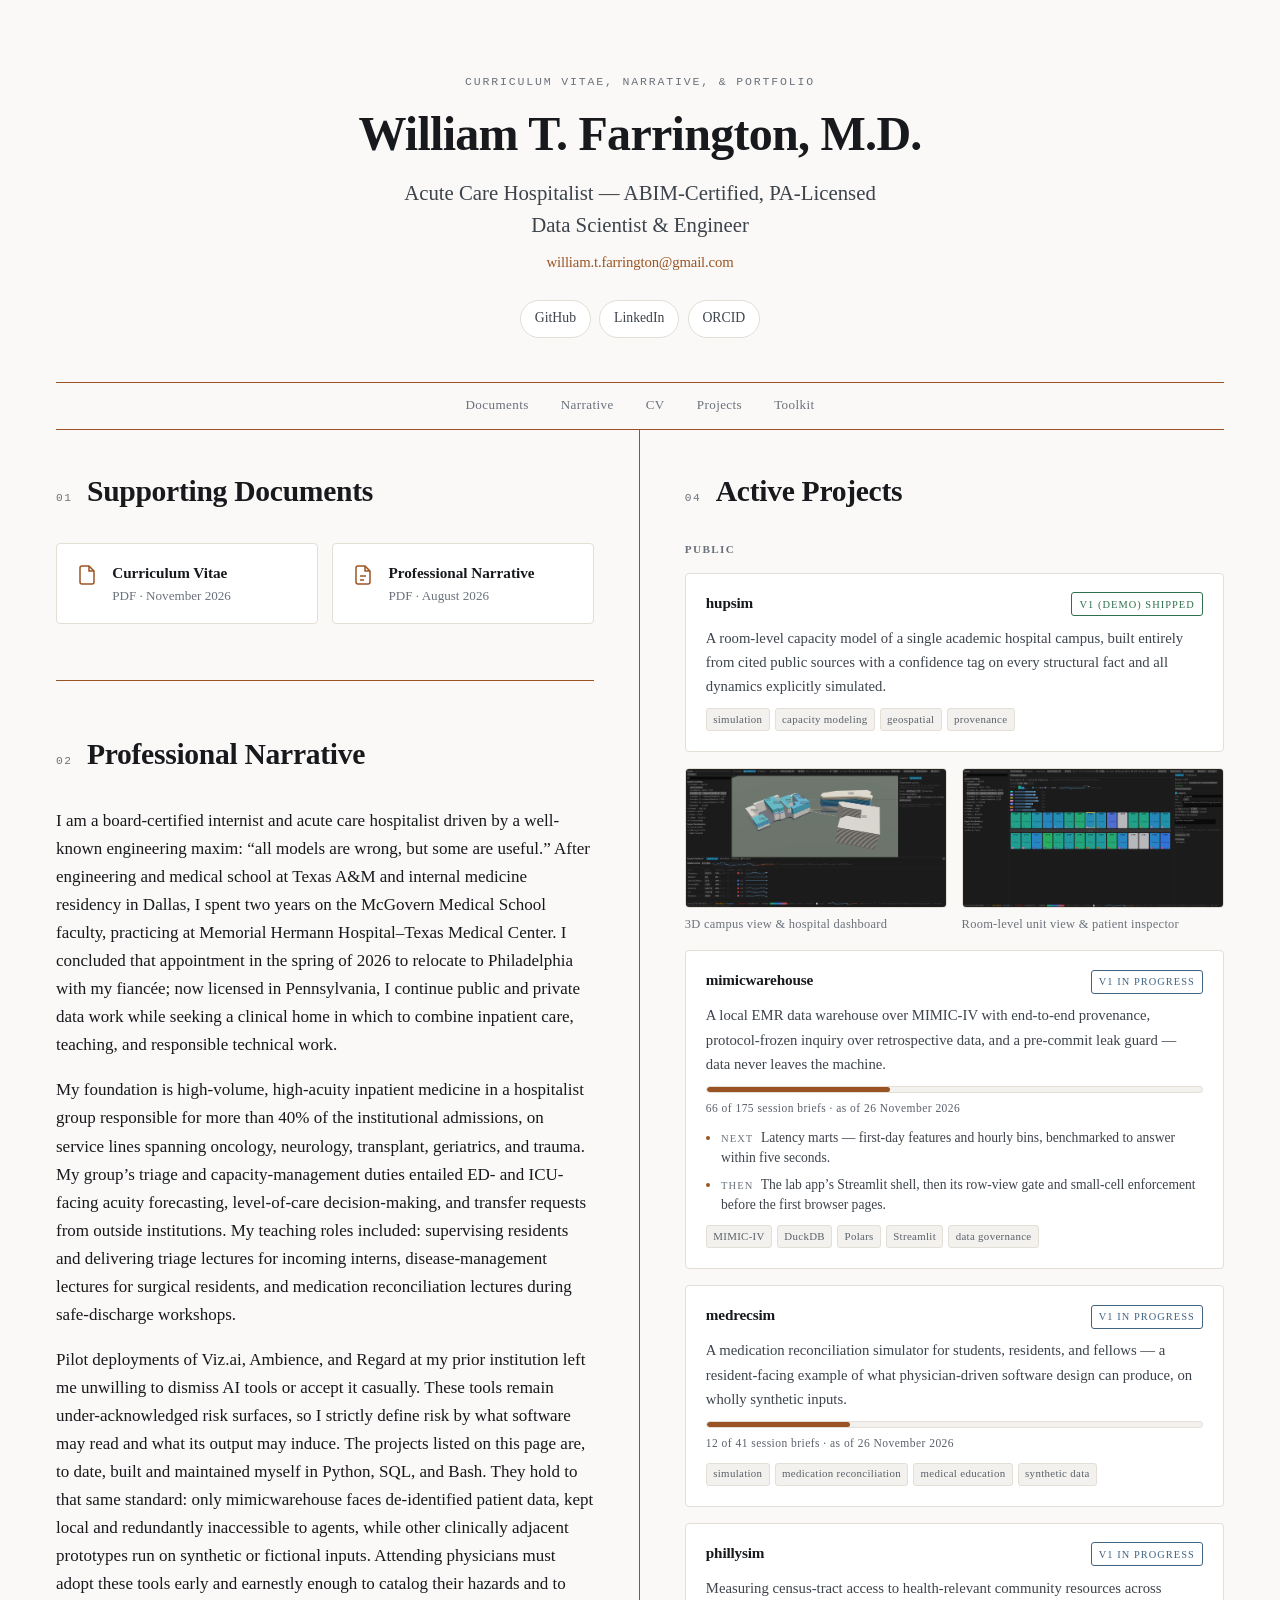
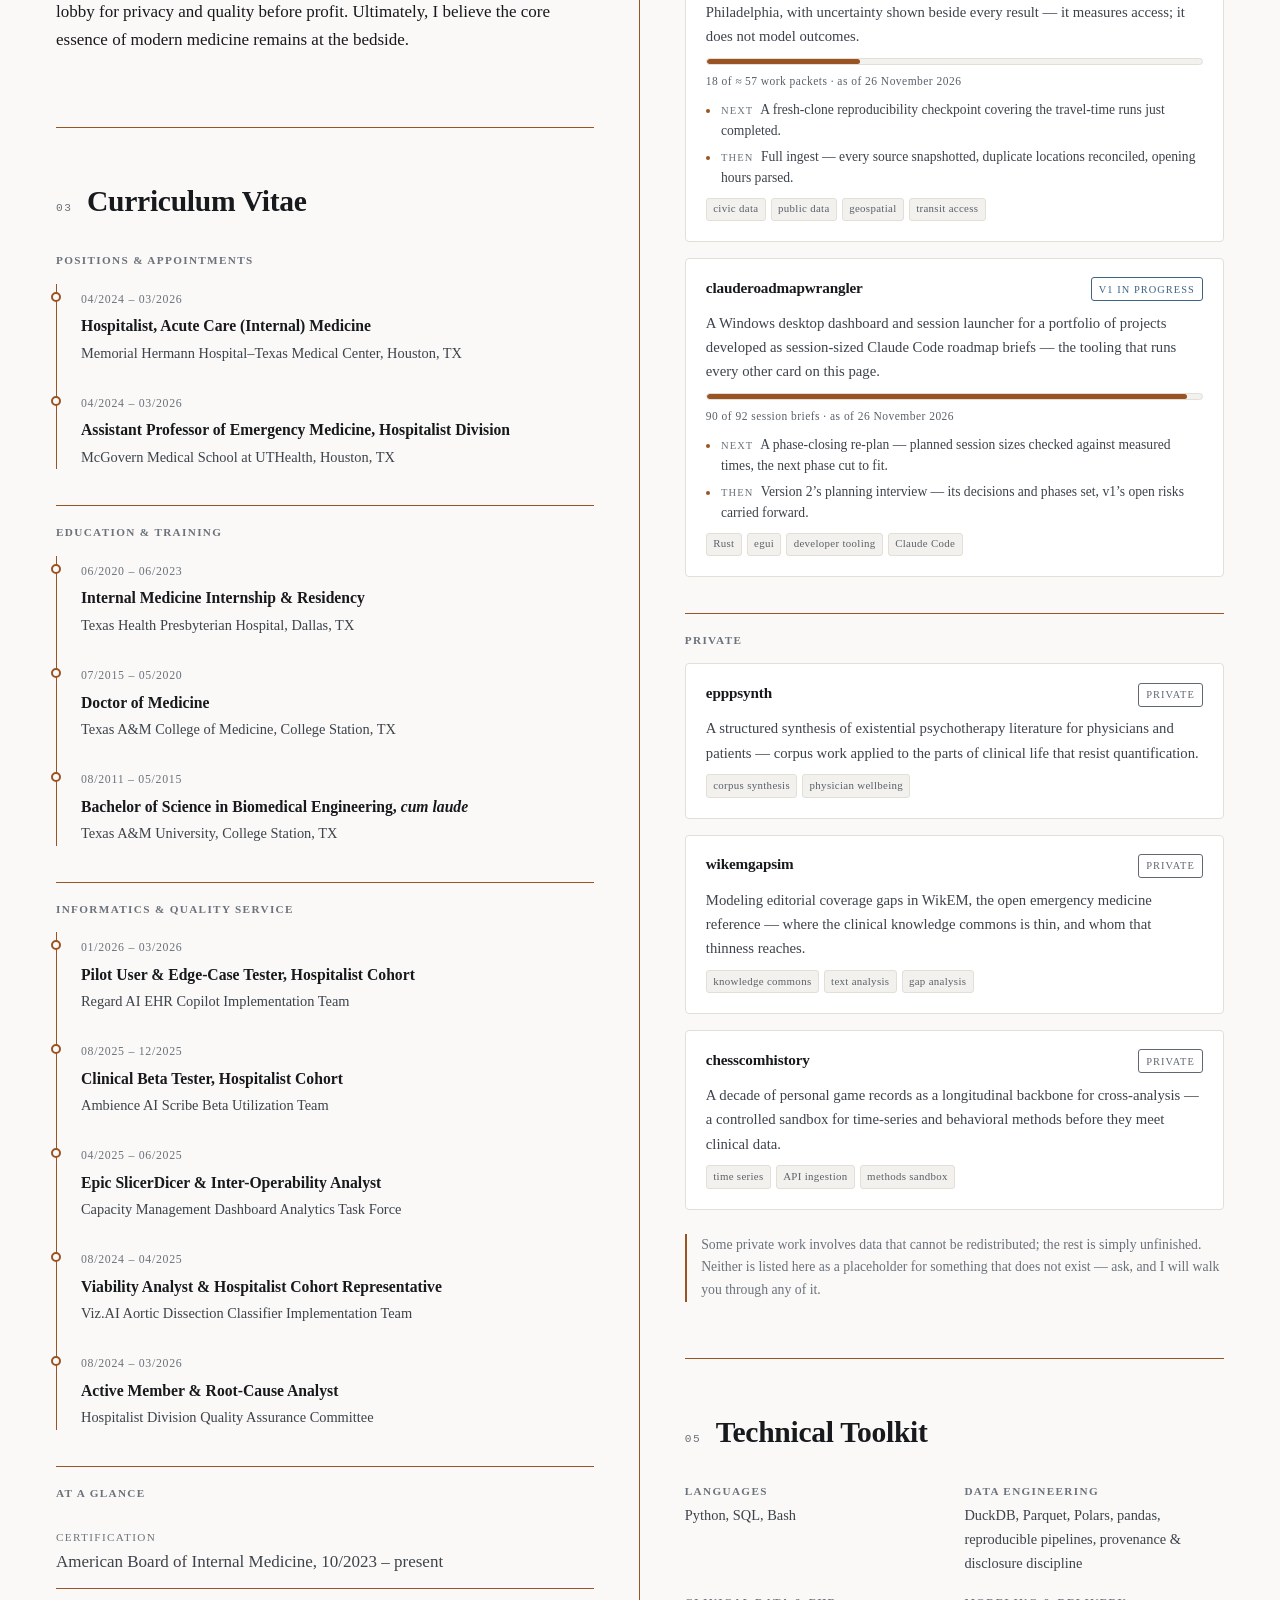
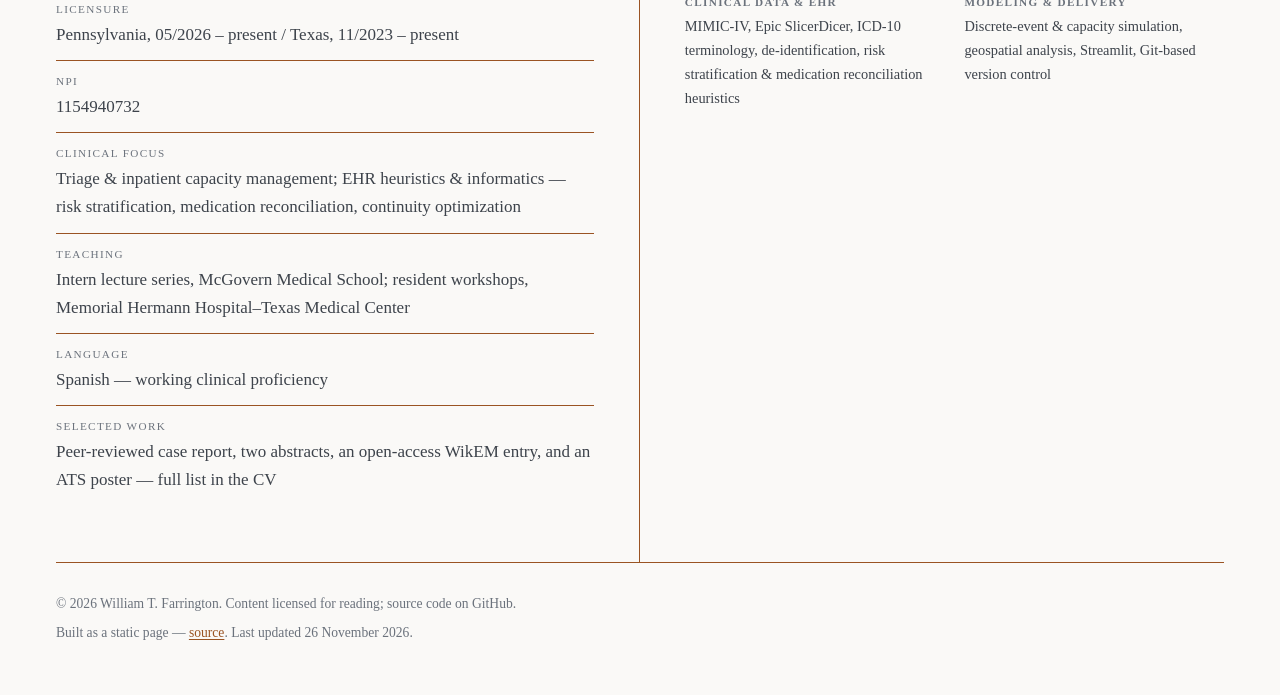
<file: index.html>
<!DOCTYPE html>
<html lang="en">
<head>
<meta charset="utf-8">
<meta name="viewport" content="width=device-width, initial-scale=1">

<!-- Stops iOS Safari, Chrome on Android, and Edge from turning CV date ranges
     (04/2024, 08/2011) and the NPI into tappable "phone number" links. -->
<meta name="format-detection" content="telephone=no,date=no,address=no,email=no">

<!-- EDIT: title and description are what Google and link previews show. -->
<title>William T. Farrington, M.D. — Acute Care Hospitalist &amp; Clinical Data Engineering</title>
<meta name="description" content="Board-certified acute care hospitalist in Philadelphia. Curriculum vitae, professional narrative, and clinical and peri-clinical data projects.">
<meta name="author" content="William T. Farrington">

<link rel="canonical" href="https://williamtfarrington.com/">
<meta property="og:type" content="profile">
<meta property="og:title" content="William T. Farrington, M.D.">
<meta property="og:description" content="Board-certified acute care hospitalist — CV, professional narrative, and clinical data projects.">
<meta property="og:url" content="https://williamtfarrington.com/">
<meta name="twitter:card" content="summary">

<meta name="theme-color" content="#faf9f7" media="(prefers-color-scheme: light)">
<meta name="theme-color" content="#14161a" media="(prefers-color-scheme: dark)">
<link rel="icon" href="assets/img/favicon.svg" type="image/svg+xml">
<link rel="stylesheet" href="assets/css/site.css?v=8">
</head>

<body>
<a class="skip-link" href="#main">Skip to content</a>

<!-- ======================================================================
     MASTHEAD — centered: kicker, name, credential stack, email,
     identifying facts, external links
     ====================================================================== -->
<header class="masthead">
  <div class="container">
    <p class="kicker">Curriculum Vitae, Narrative, &amp; Portfolio</p>

    <h1>William T. Farrington, M.D.</h1>

    <!-- EDIT: one line per span. -->
    <p class="credentials">
      <span>Acute Care Hospitalist &mdash; ABIM-Certified, PA-Licensed</span>
      <span>Data Scientist &amp; Engineer</span>
    </p>

    <p class="email">
      <a href="mailto:william.t.farrington@gmail.com">william.t.farrington@gmail.com</a>
    </p>

    <!-- All three leave the site, so all three open in a new tab.
         rel="me" is the identity half (it ties these profiles to this page);
         rel="noopener" is the security half that target="_blank" wants. -->
    <ul class="contact-row">
      <li><a href="https://github.com/willtfarrington?tab=repositories" rel="me noopener" target="_blank">GitHub</a></li>
      <li><a href="https://www.linkedin.com/in/williamtfarrington/" rel="me noopener" target="_blank">LinkedIn</a></li>
      <li><a href="https://orcid.org/0000-0002-2233-9123" rel="me noopener" target="_blank">ORCID</a></li>
    </ul>
  </div>
</header>

<!-- ======================================================================
     STICKY SECTION NAV
     The rules above and below it sit on the <ul>, so they stop exactly at
     the combined width of the two panes rather than running edge to edge.
     ====================================================================== -->
<nav class="subnav" aria-label="Section navigation">
  <div class="container">
    <ul>
      <li><a href="#documents">Documents</a></li>
      <li><a href="#narrative">Narrative</a></li>
      <li><a href="#cv">CV</a></li>
      <li><a href="#projects">Projects</a></li>
      <li><a href="#toolkit">Toolkit</a></li>
    </ul>
  </div>
</nav>

<!-- ======================================================================
     TWO PANES
       left  — documents, narrative, curriculum vitae
       right — projects, technical toolkit
     Panes stack into a single column below 900px.
     ====================================================================== -->
<main id="main">
  <div class="container">
    <div class="panes">

      <!-- ================= LEFT PANE ================= -->
      <div class="pane pane--left">

        <!-- ------------------------------------------------------------
             DOCUMENTS
             Both tiles link to the PDFs sitting at the repository root, so the
             public URLs are williamtfarrington.com/<filename>.pdf. When either
             document is revised, overwrite the file in place: once a filename
             has been e-mailed or printed on a CV, renaming it breaks the link
             for whoever holds it.
             ------------------------------------------------------------ -->
        <section class="section" id="documents" aria-labelledby="documents-h">
          <div class="section-head">
            <span class="eyebrow">01</span>
            <h2 id="documents-h">Supporting Documents</h2>
          </div>

          <div class="doc-grid">
            <a class="doc" href="Farrington-William-Curriculum-Vitae.pdf">
              <svg class="doc-icon" viewBox="0 0 24 24" fill="none" stroke="currentColor" stroke-width="1.5" aria-hidden="true">
                <path d="M14 3H7a2 2 0 0 0-2 2v14a2 2 0 0 0 2 2h10a2 2 0 0 0 2-2V8z"/><path d="M14 3v5h5"/>
              </svg>
              <div>
                <strong>Curriculum Vitae</strong>
                <span>PDF &middot; November 2026</span>
              </div>
            </a>

            <a class="doc" href="Farrington-William-Professional-Narrative.pdf">
              <svg class="doc-icon" viewBox="0 0 24 24" fill="none" stroke="currentColor" stroke-width="1.5" aria-hidden="true">
                <path d="M14 3H7a2 2 0 0 0-2 2v14a2 2 0 0 0 2 2h10a2 2 0 0 0 2-2V8z"/><path d="M14 3v5h5"/>
                <path d="M9 13h6M9 17h4"/>
              </svg>
              <div>
                <strong>Professional Narrative</strong>
                <span>PDF &middot; August 2026</span>
              </div>
            </a>
          </div>
        </section>

        <!-- ------------------------------------------------------------
             PROFESSIONAL NARRATIVE
             ------------------------------------------------------------ -->
        <section class="section" id="narrative" aria-labelledby="narrative-h">
          <div class="section-head">
            <span class="eyebrow">02</span>
            <h2 id="narrative-h">Professional Narrative</h2>
          </div>

          <!-- Distilled from the narrative PDF linked above, which also carries
               the personal closing this page leaves out. -->
          <div class="prose">
            <p>
              I am a board-certified internist and acute care hospitalist driven
              by a well-known engineering maxim: &ldquo;all models are wrong, but
              some are useful.&rdquo; After engineering and medical school at
              Texas A&amp;M and internal medicine residency in Dallas, I spent
              two years on the McGovern Medical School faculty, practicing at
              Memorial Hermann Hospital&ndash;Texas Medical Center. I concluded
              that appointment in the spring of 2026 to relocate to Philadelphia
              with my fianc&eacute;e; now licensed in Pennsylvania, I continue
              public and private data work while seeking a clinical home in which
              to combine inpatient care, teaching, and responsible technical
              work.
            </p>
            <p>
              My foundation is high-volume, high-acuity inpatient medicine in a
              hospitalist group responsible for more than 40% of the
              institutional admissions, on service lines spanning oncology,
              neurology, transplant, geriatrics, and trauma. My group&rsquo;s
              triage and capacity-management duties entailed ED- and ICU-facing
              acuity forecasting, level-of-care decision-making, and transfer
              requests from outside institutions. My teaching roles included:
              supervising residents and delivering triage lectures for
              incoming interns, disease-management lectures for surgical
              residents, and medication reconciliation lectures during
              safe-discharge workshops.
            </p>
            <p>
              Pilot deployments of Viz.ai, Ambience, and Regard at my prior
              institution left me unwilling to dismiss AI tools or accept it
              casually. These tools remain under-acknowledged risk surfaces,
              so I strictly define risk by what software may read and what its
              output may induce. The projects listed on this page are, to date,
              built and maintained myself in Python, SQL, and Bash. They hold
              to that same standard: only mimicwarehouse faces de-identified
              patient data, kept local and redundantly inaccessible to agents,
              while other clinically adjacent prototypes run on synthetic or
              fictional inputs. Attending physicians must adopt these tools
              early and earnestly enough to catalog their hazards and to lobby
              for privacy and quality before profit. Ultimately, I believe
              the core essence of modern medicine remains at the bedside.
            </p>
          </div>
        </section>

        <!-- ------------------------------------------------------------
             CURRICULUM VITAE — highlights; the PDF holds the full record
             ------------------------------------------------------------ -->
        <section class="section" id="cv" aria-labelledby="cv-h">
          <div class="section-head">
            <span class="eyebrow">03</span>
            <h2 id="cv-h">Curriculum Vitae</h2>
          </div>

          <h3 class="subhead subhead--first">Positions &amp; appointments</h3>

          <ol class="timeline">
            <li>
              <span class="when">04/2024 &ndash; 03/2026</span>
              <p class="what">Hospitalist, Acute Care (Internal) Medicine</p>
              <p class="where">Memorial Hermann Hospital&ndash;Texas Medical Center, Houston, TX</p>
            </li>
            <li>
              <span class="when">04/2024 &ndash; 03/2026</span>
              <p class="what">Assistant Professor of Emergency Medicine, Hospitalist Division</p>
              <p class="where">McGovern Medical School at UTHealth, Houston, TX</p>
            </li>
          </ol>

          <h3 class="subhead">Education &amp; training</h3>

          <ol class="timeline">
            <li>
              <span class="when">06/2020 &ndash; 06/2023</span>
              <p class="what">Internal Medicine Internship &amp; Residency</p>
              <p class="where">Texas Health Presbyterian Hospital, Dallas, TX</p>
            </li>
            <li>
              <span class="when">07/2015 &ndash; 05/2020</span>
              <p class="what">Doctor of Medicine</p>
              <p class="where">Texas A&amp;M College of Medicine, College Station, TX</p>
            </li>
            <li>
              <span class="when">08/2011 &ndash; 05/2015</span>
              <p class="what">Bachelor of Science in Biomedical Engineering, <em>cum laude</em></p>
              <p class="where">Texas A&amp;M University, College Station, TX</p>
            </li>
          </ol>

          <h3 class="subhead">Informatics &amp; quality service</h3>

          <!-- EDIT: the five entries from the CV's Leadership & Service section
               that bear directly on the data work. Delete this whole subhead and
               list if you would rather keep the page shorter. -->
          <ol class="timeline">
            <li>
              <span class="when">01/2026 &ndash; 03/2026</span>
              <p class="what">Pilot User &amp; Edge-Case Tester, Hospitalist Cohort</p>
              <p class="where">Regard AI EHR Copilot Implementation Team</p>
            </li>
            <li>
              <span class="when">08/2025 &ndash; 12/2025</span>
              <p class="what">Clinical Beta Tester, Hospitalist Cohort</p>
              <p class="where">Ambience AI Scribe Beta Utilization Team</p>
            </li>
            <li>
              <span class="when">04/2025 &ndash; 06/2025</span>
              <p class="what">Epic SlicerDicer &amp; Inter-Operability Analyst</p>
              <p class="where">Capacity Management Dashboard Analytics Task Force</p>
            </li>
            <li>
              <span class="when">08/2024 &ndash; 04/2025</span>
              <p class="what">Viability Analyst &amp; Hospitalist Cohort Representative</p>
              <p class="where">Viz.AI Aortic Dissection Classifier Implementation Team</p>
            </li>
            <li>
              <span class="when">08/2024 &ndash; 03/2026</span>
              <p class="what">Active Member &amp; Root-Cause Analyst</p>
              <p class="where">Hospitalist Division Quality Assurance Committee</p>
            </li>
          </ol>

          <h3 class="subhead">At a glance</h3>

          <ul class="fact-list">
            <li>
              <span class="label">Certification</span>
              <span class="value">American Board of Internal Medicine, 10/2023 &ndash; present</span>
            </li>
            <li>
              <span class="label">Licensure</span>
              <span class="value">Pennsylvania, 05/2026 &ndash; present / Texas, 11/2023 &ndash; present</span>
            </li>
            <li>
              <span class="label">NPI</span>
              <span class="value">1154940732</span>
            </li>
            <li>
              <span class="label">Clinical focus</span>
              <span class="value">Triage &amp; inpatient capacity management; EHR heuristics &amp; informatics &mdash; risk stratification, medication reconciliation, continuity optimization</span>
            </li>
            <li>
              <span class="label">Teaching</span>
              <span class="value">Intern lecture series, McGovern Medical School; resident workshops, Memorial Hermann Hospital&ndash;Texas Medical Center</span>
            </li>
            <li>
              <span class="label">Language</span>
              <span class="value">Spanish &mdash; working clinical proficiency</span>
            </li>
            <li>
              <span class="label">Selected work</span>
              <span class="value">Peer-reviewed case report, two abstracts, an open-access WikEM entry, and an ATS poster &mdash; full list in the CV</span>
            </li>
          </ul>
        </section>

      </div><!-- /.pane--left -->

      <!-- ================= RIGHT PANE ================= -->
      <div class="pane pane--right">

        <!-- ------------------------------------------------------------
             PROJECTS
             CARD ANATOMY
               <article class="card card--linked" data-project="name">
                           <- drop card--linked if no URL; data-project only
                              for a project in the site export (see below)
                 card-top  : <h3> repo name (wrapped in <a> if public) + badge
                 .hook     : one line, 12-20 words, what it does and why
                 .progress : optional; pre-v1 public repos only (see below)
                 .next     : optional; one or two next-step bullets
                 .tags     : 3-5 stack or method tags
               </article>
             BADGES: badge--public | badge--progress | badge--private

             PROGRESS BLOCK. Only the public repos still short of v1 carry one;
             shipped and private work does not. The figures come from
             assets/data/projects.json, which Roadmap Wrangler's site export
             (`crw export site --yes`) rewrites: completed session briefs over
             the planned total, the percent rounded down, and the export's date.
             A card names its project in data-project and ships its block
             `hidden` and empty; site.js fills the --pct on .progress-track and
             the note, then shows it. Without JavaScript, or without the file,
             the bar stays hidden: a missing bar beats a stale one. Optional on
             the block: data-unit (the noun, default "session briefs") and
             data-total-estimate (a floor under the total, for a roadmap whose
             later milestones have no rows yet). The bar is aria-hidden;
             .progress-note says the same in words, so it is heard once.
             mimicwarehouse, a data repository the export never reads inside,
             is carried from a card file it writes itself after each commit.

             NEXT BULLETS are hand-written in plain English for the brief named
             in data-written-for; once the export's first undone row is another
             brief, site.js hides them until they are rewritten.
             ------------------------------------------------------------ -->
        <section class="section" id="projects" aria-labelledby="projects-h">
          <div class="section-head">
            <span class="eyebrow">04</span>
            <h2 id="projects-h">Active Projects</h2>
          </div>

          <h3 class="subhead subhead--first">Public</h3>

          <div class="card-grid">

            <article class="card card--linked">
              <div class="card-top">
                <h3><a href="https://github.com/willtfarrington/hupsim">hupsim</a></h3>
                <span class="badge badge--public">V1 (demo) shipped</span>
              </div>
              <p class="hook">
                A room-level capacity model of a single academic hospital campus,
                built entirely from cited public sources with a confidence tag on
                every structural fact and all dynamics explicitly simulated.
              </p>
              <ul class="tags">
                <li>simulation</li><li>capacity modeling</li><li>geospatial</li><li>provenance</li>
              </ul>
            </article>

            <!-- Demo screenshots for the card above. Thumbnails are the
                 downscaled copies in assets/img; each link points at the
                 full-resolution original at the repo root, which site.js
                 upgrades into a lightbox (arrow keys / swipe buttons / X).
                 Without JavaScript the links simply open the full PNG. -->
            <div class="card-shots">
              <figure>
                <a class="shot" href="hupsim_campus_view_and_dashboard.png">
                  <img src="assets/img/hupsim_campus_view_and_dashboard-1280.png"
                       width="1280" height="678" loading="lazy"
                       alt="hupsim &mdash; 3D campus view of the Hospital of the University of Pennsylvania with per-building census counts and the level-of-care hospital dashboard below">
                </a>
                <figcaption>3D campus view &amp; hospital dashboard</figcaption>
              </figure>
              <figure>
                <a class="shot" href="hupsim_unit_view.png">
                  <img src="assets/img/hupsim_unit_view-1280.png"
                       width="1280" height="678" loading="lazy"
                       alt="hupsim &mdash; room-level unit view of a general medicine floor with per-room occupants, nurse assignments, and a patient inspector panel">
                </a>
                <figcaption>Room-level unit view &amp; patient inspector</figcaption>
              </figure>
            </div>

            <article class="card card--linked" data-project="mimicwarehouse">
              <div class="card-top">
                <h3><a href="https://github.com/willtfarrington/mimicwarehouse">mimicwarehouse</a></h3>
                <span class="badge badge--progress">V1 in progress</span>
              </div>
              <p class="hook">
                A local EMR data warehouse over MIMIC-IV with end-to-end
                provenance, protocol-frozen inquiry over retrospective data, and a
                pre-commit leak guard &mdash; data never leaves the machine.
              </p>

              <div class="progress" hidden>
                <div class="progress-track" aria-hidden="true"><span></span></div>
                <p class="progress-note"></p>
              </div>

              <ul class="next" data-written-for="EP-55">
                <li><span class="lede">Next</span> Latency marts &mdash; first-day features and hourly bins, benchmarked to answer within five seconds.</li>
                <li><span class="lede">Then</span> The lab app&rsquo;s Streamlit shell, then its row-view gate and small-cell enforcement before the first browser pages.</li>
              </ul>

              <ul class="tags">
                <li>MIMIC-IV</li><li>DuckDB</li><li>Polars</li><li>Streamlit</li><li>data governance</li>
              </ul>
            </article>

            <article class="card card--linked" data-project="medrecsim">
              <div class="card-top">
                <h3><a href="https://github.com/willtfarrington/medrecsim">medrecsim</a></h3>
                <span class="badge badge--progress">V1 in progress</span>
              </div>
              <p class="hook">
                A medication reconciliation simulator for students, residents,
                and fellows &mdash; a resident-facing example of what
                physician-driven software design can produce, on wholly
                synthetic inputs.
              </p>

              <div class="progress" hidden>
                <div class="progress-track" aria-hidden="true"><span></span></div>
                <p class="progress-note"></p>
              </div>

              <ul class="next" data-written-for="EP-12">
                <li><span class="lede">Next</span> Scoring, signature and debrief data behind a golden-test harness, plus the first formulary wave.</li>
                <li><span class="lede">Then</span> The accessible app shell and one complete reviewed case, playable end to end &mdash; the v0.1 slice.</li>
              </ul>

              <ul class="tags">
                <li>simulation</li><li>medication reconciliation</li><li>medical education</li><li>synthetic data</li>
              </ul>
            </article>

            <article class="card card--linked" data-project="phillysim">
              <div class="card-top">
                <h3><a href="https://github.com/willtfarrington/phillysim">phillysim</a></h3>
                <span class="badge badge--progress">V1 in progress</span>
              </div>
              <p class="hook">
                Measuring census-tract access to health-relevant community
                resources across Philadelphia, with uncertainty shown beside
                every result &mdash; it measures access; it does not model
                outcomes.
              </p>

              <!-- v1 runs to M7 ("How far v1 runs" in phillysim's roadmap), but
                   M4-M7 have no rows yet, so the export's total (19) undercounts
                   it. 57 = those 19 + that paragraph's 28 sessions at high
                   bounds + 4 refinement gates + about 6 checkpoints: a floor
                   until its rows cover v1 (IN-5). -->
              <div class="progress" data-unit="work packets" data-total-estimate="57" hidden>
                <div class="progress-track" aria-hidden="true"><span></span></div>
                <p class="progress-note"></p>
              </div>

              <ul class="next" data-written-for="EP-16">
                <li><span class="lede">Next</span> A fresh-clone reproducibility checkpoint covering the travel-time runs just completed.</li>
                <li><span class="lede">Then</span> Full ingest &mdash; every source snapshotted, duplicate locations reconciled, opening hours parsed.</li>
              </ul>

              <ul class="tags">
                <li>civic data</li><li>public data</li><li>geospatial</li><li>transit access</li>
              </ul>
            </article>

            <article class="card card--linked" data-project="clauderoadmapwrangler">
              <div class="card-top">
                <h3><a href="https://github.com/willtfarrington/clauderoadmapwrangler">clauderoadmapwrangler</a></h3>
                <span class="badge badge--progress">V1 in progress</span>
              </div>
              <p class="hook">
                A Windows desktop dashboard and session launcher for a portfolio
                of projects developed as session-sized Claude Code roadmap briefs
                &mdash; the tooling that runs every other card on this page.
              </p>

              <div class="progress" hidden>
                <div class="progress-track" aria-hidden="true"><span></span></div>
                <p class="progress-note"></p>
              </div>

              <ul class="next" data-written-for="EP-59">
                <li><span class="lede">Next</span> A phase-closing re-plan &mdash; planned session sizes checked against measured times, the next phase cut to fit.</li>
                <li><span class="lede">Then</span> Version 2&rsquo;s planning interview &mdash; its decisions and phases set, v1&rsquo;s open risks carried forward.</li>
              </ul>

              <ul class="tags">
                <li>Rust</li><li>egui</li><li>developer tooling</li><li>Claude Code</li>
              </ul>
            </article>

          </div>

          <h3 class="subhead">Private</h3>

          <div class="card-grid">
            <!-- EDIT: sharpen any hook below; duplicate a card to add a project. -->

            <article class="card">
              <div class="card-top">
                <h3>epppsynth</h3>
                <span class="badge badge--private">Private</span>
              </div>
              <p class="hook">
                A structured synthesis of existential psychotherapy literature for
                physicians and patients &mdash; corpus work applied to the parts
                of clinical life that resist quantification.
              </p>
              <ul class="tags">
                <li>corpus synthesis</li><li>physician wellbeing</li>
              </ul>
            </article>

            <article class="card">
              <div class="card-top">
                <h3>wikemgapsim</h3>
                <span class="badge badge--private">Private</span>
              </div>
              <p class="hook">
                Modeling editorial coverage gaps in WikEM, the open emergency
                medicine reference &mdash; where the clinical knowledge commons is
                thin, and whom that thinness reaches.
              </p>
              <ul class="tags">
                <li>knowledge commons</li><li>text analysis</li><li>gap analysis</li>
              </ul>
            </article>

            <article class="card">
              <div class="card-top">
                <h3>chesscomhistory</h3>
                <span class="badge badge--private">Private</span>
              </div>
              <p class="hook">
                A decade of personal game records as a longitudinal backbone for
                cross-analysis &mdash; a controlled sandbox for time-series and
                behavioral methods before they meet clinical data.
              </p>
              <ul class="tags">
                <li>time series</li><li>API ingestion</li><li>methods sandbox</li>
              </ul>
            </article>

          </div>

          <p class="note">
            Some private work involves data that cannot be redistributed; the rest
            is simply unfinished. Neither is listed here as a placeholder for
            something that does not exist &mdash; ask, and I will walk you through
            any of it.
          </p>
        </section>

        <!-- ------------------------------------------------------------
             TECHNICAL TOOLKIT
             ------------------------------------------------------------ -->
        <section class="section" id="toolkit" aria-labelledby="toolkit-h">
          <div class="section-head">
            <span class="eyebrow">05</span>
            <h2 id="toolkit-h">Technical Toolkit</h2>
          </div>

          <!-- EDIT: kept to what the CV and the public repositories both
               support. Add nothing you would not want examined. -->
          <div class="toolkit">
            <div>
              <h3>Languages</h3>
              <p>Python, SQL, Bash</p>
            </div>
            <div>
              <h3>Data engineering</h3>
              <p>DuckDB, Parquet, Polars, pandas, reproducible pipelines, provenance &amp; disclosure discipline</p>
            </div>
            <div>
              <h3>Clinical data &amp; EHR</h3>
              <p>MIMIC-IV, Epic SlicerDicer, ICD-10 terminology, de-identification, risk stratification &amp; medication reconciliation heuristics</p>
            </div>
            <div>
              <h3>Modeling &amp; delivery</h3>
              <p>Discrete-event &amp; capacity simulation, geospatial analysis, Streamlit, Git-based version control</p>
            </div>
          </div>
        </section>

      </div><!-- /.pane--right -->

    </div><!-- /.panes -->
  </div>
</main>

<footer class="site-footer">
  <div class="container">
    <div class="footer-inner">
      <p>&copy; <span id="year">2026</span> William T. Farrington. Content licensed for reading; source code on GitHub.</p>
      <p>Built as a static page &mdash; <a href="https://github.com/willtfarrington/prime">source</a>. Last updated <time datetime="2026-11-26">26 November 2026</time>.</p>
    </div>
  </div>
</footer>

<script src="assets/js/site.js?v=7"></script>
</body>
</html>
</file>
<file: assets/css/site.css>
/* ==========================================================================
   prime — landing page styles
   Hand-authored. No build step, no external requests, no web fonts.
   Restyle the whole page by editing the tokens in :root below.
   ========================================================================== */

/* --- design tokens ------------------------------------------------------ */
:root {
  --bg:        #faf9f7;
  --surface:   #ffffff;
  --surface-2: #f3f1ed;
  --ink:       #17191d;
  --ink-2:     #3d434b;
  --muted:     #6b727c;
  --muted-2:   #5a616b;   /* AA-safe on --surface-2 */
  --rule:      #e3ded6;
  --accent:    #9a5423;   /* muted burnt orange */
  --accent-in: #ffffff;
  --ok:        #2f6f4e;
  --wip:       #3f6382;
  --priv:      #5f6873;

  /* --serif carries the whole page. --mono is reserved for exactly two things:
     the masthead kicker and the section numbers. */
  --serif: "Iowan Old Style", "Palatino Linotype", Palatino, Georgia, "Times New Roman", serif;
  --sans:  system-ui, -apple-system, "Segoe UI", Roboto, "Helvetica Neue", Arial, sans-serif;  /* unused */
  --mono:  ui-monospace, "Cascadia Code", "SF Mono", Menlo, Consolas, monospace;

  --measure: 34rem;   /* comfortable reading width for prose */
  --page:    78rem;   /* outer container width (two panes) */
  --radius:  4px;
}

@media (prefers-color-scheme: dark) {
  :root {
    --bg:        #14161a;
    --surface:   #1a1d22;
    --surface-2: #21252b;
    --ink:       #e9e7e2;
    --ink-2:     #c4c8ce;
    --muted:     #939aa4;
    --muted-2:   #939aa4;
    --rule:      #2c3037;
    --accent:    #dfa06e;   /* muted burnt orange, dark theme */
    --accent-in: #14161a;
    --ok:        #7fc79f;
    --wip:       #8fb0cf;
    --priv:      #97a0ab;
  }
}

/* --- reset / base ------------------------------------------------------- */
*, *::before, *::after { box-sizing: border-box; }
html {
  -webkit-text-size-adjust: 100%;
  scroll-behavior: smooth;
  /* clears the ~46px sticky subnav so an anchored heading is never parked under it */
  scroll-padding-top: 4rem;
}
@media (prefers-reduced-motion: reduce) { html { scroll-behavior: auto; } }

body {
  margin: 0;
  background: var(--bg);
  color: var(--ink);
  font-family: var(--serif);
  font-size: 17px;
  line-height: 1.65;
  -webkit-font-smoothing: antialiased;
}

h1, h2, h3, h4 { font-family: var(--serif); font-weight: 600; line-height: 1.2; color: var(--ink); }
h1 { font-size: clamp(2rem, 1.4rem + 2.4vw, 3rem); letter-spacing: -0.015em; margin: 0; }
h2 { font-size: clamp(1.4rem, 1.2rem + 0.9vw, 1.85rem); margin: 0 0 0.35em; letter-spacing: -0.01em; }
h3 { font-size: 1.08rem; margin: 0 0 0.25em; }
p  { margin: 0 0 1em; }

a { color: var(--accent); text-decoration-thickness: 1px; text-underline-offset: 2px; }
a:hover { text-decoration-thickness: 2px; }
:focus-visible { outline: 2px solid var(--accent); outline-offset: 3px; border-radius: 2px; }

ul { margin: 0 0 1em; padding-left: 1.15em; }
li { margin-bottom: 0.3em; }

/* --- layout primitives -------------------------------------------------- */
.container {
  width: 100%;
  max-width: var(--page);
  margin-inline: auto;
  padding-inline: clamp(1.1rem, 4vw, 2.5rem);
}
.prose { max-width: var(--measure); }
.section { padding-block: clamp(2.4rem, 5vw, 3.5rem); border-top: 1px solid var(--accent); }

/* --- two panes ----------------------------------------------------------- */
.panes { display: grid; grid-template-columns: minmax(0, 1fr); }
.pane > .section:first-child { padding-top: clamp(2rem, 4vw, 2.75rem); }
/* The left pane opens directly under the nav rule, so it needs no rule of its
   own. Stacked on narrow screens the right pane DOES keep its rule, which is
   what separates the CV from Projects. */
.pane--left > .section:first-child { border-top: 0; }

/* px, not rem: a rem breakpoint scales with the reader's default font size, which
   could hold a perfectly wide window in one column. */
@media (min-width: 900px) {
  .panes { grid-template-columns: minmax(0, 1fr) minmax(0, 1fr); }
  .pane--left  { padding-right: clamp(1.75rem, 3.5vw, 3rem); border-right: 1px solid var(--accent); }
  .pane--right { padding-left:  clamp(1.75rem, 3.5vw, 3rem); }
  .pane--right > .section:first-child { border-top: 0; }
}

.section-head { display: flex; align-items: baseline; gap: 0.9rem; margin-bottom: 1.5rem; flex-wrap: wrap; }
.section-head .eyebrow {
  font-family: var(--mono); font-size: 0.7rem; letter-spacing: 0.14em;
  text-transform: uppercase; color: var(--muted); white-space: nowrap;
}

.skip-link {
  position: absolute; left: -999px; top: 0; z-index: 100;
  background: var(--accent); color: var(--accent-in);
  padding: 0.6rem 1rem; border-radius: 0 0 var(--radius) 0;
}
.skip-link:focus { left: 0; }

/* --- masthead ----------------------------------------------------------- */
.masthead { padding-block: clamp(2.6rem, 7vw, 4.5rem) clamp(1.8rem, 4vw, 2.75rem); text-align: center; }
.masthead .kicker {
  font-family: var(--mono); font-size: 0.72rem; letter-spacing: 0.16em;
  text-transform: uppercase; color: var(--muted); margin: 0 0 0.9rem;
}
.masthead .credentials {
  font-family: var(--serif);
  font-size: clamp(1.05rem, 0.95rem + 0.5vw, 1.3rem);
  color: var(--ink-2); max-width: 46rem; margin: 0.9rem auto 0; line-height: 1.5;
}
.masthead .credentials span { display: block; }
.masthead .email {
  font-family: var(--serif); font-size: 0.92rem;
  margin: 0.65rem 0 1.6rem; letter-spacing: -0.01em;
}
.masthead .email a { text-decoration: none; }
.masthead .email a:hover { text-decoration: underline; }

.contact-row { display: flex; flex-wrap: wrap; justify-content: center; gap: 0.55rem; list-style: none; margin: 0; padding: 0; }
.contact-row li { margin: 0; }
.contact-row a {
  display: inline-block; padding: 0.4rem 0.85rem;
  border: 1px solid var(--rule); border-radius: 999px; background: var(--surface);
  font-size: 0.86rem; text-decoration: none; color: var(--ink-2);
}
.contact-row a:hover { border-color: var(--accent); color: var(--accent); }
/* used only by the 404 recovery link */
.contact-row a.primary { background: var(--accent); border-color: var(--accent); color: var(--accent-in); }
.contact-row a.primary:hover { opacity: 0.9; color: var(--accent-in); }

/* --- sticky nav --------------------------------------------------------- */
.subnav {
  position: sticky; top: 0; z-index: 20;
  background: var(--bg);
}
/* The rules ride on the <ul>, not on .subnav, so they end where the panes end
   instead of running the full width of the window. */
.subnav .container > ul { border-block: 1px solid var(--accent); }
@supports (backdrop-filter: blur(8px)) {
  .subnav {
    background: color-mix(in srgb, var(--bg) 88%, transparent);
    backdrop-filter: saturate(1.4) blur(8px);
  }
}
.subnav ul {
  display: flex; gap: clamp(0.9rem, 3vw, 2rem); list-style: none; margin: 0; padding: 0;
  overflow-x: auto; scrollbar-width: none;
  /* Two declarations on purpose. A plain `center` on an overflowing scroller
     pushes the first item off the left edge where it cannot be scrolled back
     to; `safe center` falls back to flex-start exactly then. Engines that do
     not parse `safe` ignore the second line and keep the first. */
  justify-content: center;
  justify-content: safe center;
}
.subnav ul::-webkit-scrollbar { display: none; }
.subnav li { margin: 0; }
.subnav a {
  display: block; padding: 0.7rem 0; font-size: 0.82rem; letter-spacing: 0.03em;
  color: var(--muted); text-decoration: none; white-space: nowrap;
  border-bottom: 2px solid transparent;
}
.subnav a:hover, .subnav a[aria-current="true"] { color: var(--ink); border-bottom-color: var(--accent); }

/* --- documents (PDF cards) ---------------------------------------------- */
.doc-grid { display: grid; gap: 0.9rem; grid-template-columns: repeat(auto-fit, minmax(min(16rem, 100%), 1fr)); }
.doc {
  display: flex; gap: 0.85rem; align-items: flex-start;
  padding: 1rem 1.1rem; background: var(--surface);
  border: 1px solid var(--rule); border-radius: var(--radius);
  text-decoration: none; color: inherit;
}
.doc:hover { border-color: var(--accent); }
.doc:hover strong { color: var(--accent); }
.doc .doc-icon { flex: none; width: 1.5rem; height: 1.5rem; color: var(--accent); margin-top: 0.15rem; }
.doc strong { display: block; font-family: var(--serif); font-size: 0.95rem; font-weight: 600; }
.doc span { display: block; font-size: 0.82rem; color: var(--muted); }

/* --- timeline ------------------------------------------------------------ */
.timeline { list-style: none; margin: 0; padding: 0; border-left: 1px solid var(--accent); }
.timeline > li { position: relative; padding: 0 0 1.4rem 1.5rem; margin: 0; }
.timeline > li::before {
  content: ""; position: absolute; left: -6px; top: 0.5rem;
  width: 10px; height: 10px; border-radius: 50%;
  background: var(--bg); border: 2px solid var(--accent);
}
.timeline > li:last-child { padding-bottom: 0; }
.timeline .when {
  font-family: var(--serif); font-size: 0.74rem; letter-spacing: 0.06em;
  color: var(--muted); text-transform: uppercase;
  /* keeps a range whole: never "04/2024 -" on one line and "03/2026" on the next */
  white-space: nowrap;
}
.timeline .what { font-family: var(--serif); font-size: 0.98rem; font-weight: 600; margin: 0.1rem 0 0.15rem; }
.timeline .where { font-size: 0.9rem; color: var(--ink-2); margin: 0; }

.fact-list { list-style: none; margin: 0; padding: 0; }
.fact-list > li { padding: 0.7rem 0; border-bottom: 1px solid var(--accent); margin: 0; }
.fact-list > li:last-child { border-bottom: 0; }
.fact-list .label {
  font-family: var(--serif); font-size: 0.7rem; letter-spacing: 0.12em;
  text-transform: uppercase; color: var(--muted); display: block; margin-bottom: 0.15rem;
}
.fact-list .value { display: block; color: var(--ink-2); }

/* --- project cards ------------------------------------------------------- */
.card-grid { display: grid; gap: 1rem; grid-template-columns: repeat(auto-fill, minmax(min(19rem, 100%), 1fr)); }
.card {
  display: flex; flex-direction: column; gap: 0.6rem;
  padding: 1.15rem 1.25rem 1.25rem;
  background: var(--surface); border: 1px solid var(--rule); border-radius: var(--radius);
}
.card--linked:hover { border-color: var(--accent); }
.card-top { display: flex; align-items: baseline; justify-content: space-between; gap: 0.75rem; }
.card h3 {
  font-family: var(--serif); font-size: 0.95rem; font-weight: 600;
  letter-spacing: -0.01em; margin: 0;
}
.card h3 a { text-decoration: none; color: var(--ink); }
.card--linked:hover h3 a { color: var(--accent); text-decoration: underline; }
.card .hook { font-size: 0.92rem; color: var(--ink-2); margin: 0; flex: 1 1 auto; }
.card .tags { display: flex; flex-wrap: wrap; gap: 0.3rem; list-style: none; margin: 0; padding: 0; }
.card .tags li {
  font-family: var(--serif); font-size: 0.68rem; letter-spacing: 0.03em;
  color: var(--muted-2); background: var(--surface-2);
  border: 1px solid var(--rule); border-radius: 3px; padding: 0.1rem 0.4rem; margin: 0;
}

.badge {
  flex: none; font-family: var(--serif); font-size: 0.65rem; letter-spacing: 0.1em;
  text-transform: uppercase; white-space: nowrap;
  padding: 0.15rem 0.45rem; border-radius: 3px; border: 1px solid currentColor;
}
.badge--public   { color: var(--ok); }
.badge--progress { color: var(--wip); }
.badge--private  { color: var(--priv); }

/* --- v1 progress (pre-v1 public cards only) ------------------------------ */
/* The track is 7px tall with a 1px border, so the fill reads as 5px. The fill
   width is the inline --pct the card sets; without it the bar renders empty
   rather than full, which is the safer failure. The bar is aria-hidden and
   .progress-note states the same fact in words, so nothing is announced twice. */
.progress-track {
  height: 7px; border: 1px solid var(--rule); border-radius: 999px;
  background: var(--surface-2); overflow: hidden;
}
.progress-track span {
  display: block; height: 100%; width: var(--pct, 0%);
  background: var(--accent); border-radius: 999px;
}
.progress-note {
  font-size: 0.72rem; letter-spacing: 0.04em; color: var(--muted-2);
  margin: 0.4rem 0 0;
}

/* Next-step bullets. Custom markers rather than list-style so the dot picks up
   --accent and sits on the first line's baseline at any wrap width. */
.next { list-style: none; margin: 0; padding: 0; }
.next li {
  position: relative; font-size: 0.85rem; line-height: 1.5; color: var(--ink-2);
  padding-left: 0.95rem; margin: 0 0 0.4rem;
}
.next li:last-child { margin-bottom: 0; }
.next li::before {
  content: ""; position: absolute; left: 0; top: 0.62em;
  width: 4px; height: 4px; border-radius: 50%; background: var(--accent);
}
.next .lede {
  font-family: var(--serif); font-size: 0.66rem; letter-spacing: 0.1em;
  text-transform: uppercase; color: var(--muted); margin-right: 0.4em;
  white-space: nowrap;
}

/* --- project screenshots (gallery + lightbox) ---------------------------- */
/* .card-shots rides inside .card-grid but always spans the full row, so the
   pair stays width-matched to the card above it even if the grid ever finds
   room for two columns. The two thumbnails sit side by side (same aspect
   ratio, so their heights agree) to keep the cards below from sliding far
   down the page; the full-size view lives in the lightbox. */
.card-shots {
  grid-column: 1 / -1;
  display: grid; grid-template-columns: repeat(2, minmax(0, 1fr));
  gap: 0.9rem;
  margin: 0;
}
.card-shots figure { margin: 0; }
.card-shots .shot { display: block; border-radius: var(--radius); }
.card-shots img {
  display: block; width: 100%; height: auto;
  background: var(--surface);
  border: 1px solid var(--rule); border-radius: var(--radius);
}
.card-shots .shot:hover img { border-color: var(--accent); }
.card-shots figcaption {
  font-size: 0.78rem; color: var(--muted);
  margin-top: 0.35rem; letter-spacing: 0.02em;
}

/* The lightbox is built by site.js; none of this markup exists without it.
   The overlay stays dark in both themes -- it is a photo viewer, not a page. */
.lightbox {
  position: fixed; inset: 0; z-index: 50;
  display: flex; align-items: center; justify-content: center;
  background: rgba(10, 11, 13, 0.92);
}
.lightbox[hidden] { display: none; }
.lightbox img {
  max-width: min(94vw, 100rem); max-height: 86vh;
  display: block; border-radius: var(--radius);
}
.lightbox figure { margin: 0; }
.lightbox figcaption {
  text-align: center; color: #c4c8ce; font-size: 0.85rem; margin-top: 0.6rem;
}
.lightbox button {
  position: absolute; z-index: 51;
  display: flex; align-items: center; justify-content: center;
  width: 2.75rem; height: 2.75rem; padding: 0;
  font: 1.35rem/1 var(--serif); color: #e9e7e2;
  background: rgba(255, 255, 255, 0.08);
  border: 1px solid rgba(255, 255, 255, 0.25); border-radius: 999px;
  cursor: pointer;
}
.lightbox button:hover { background: rgba(255, 255, 255, 0.18); }
.lightbox button:focus-visible { outline: 2px solid #dfa06e; outline-offset: 3px; }
.lightbox .lightbox-close { top: 1rem; right: 1rem; }
.lightbox .lightbox-prev { left: 1rem; top: 50%; transform: translateY(-50%); }
.lightbox .lightbox-next { right: 1rem; top: 50%; transform: translateY(-50%); }

.subhead {
  font-family: var(--serif); font-size: 0.7rem; letter-spacing: 0.12em;
  text-transform: uppercase; color: var(--muted);
  margin: 2.25rem 0 1rem; padding-top: 1.25rem; border-top: 1px solid var(--accent);
}
.subhead--first { margin-top: 0; padding-top: 0; border-top: 0; }

.note {
  font-size: 0.86rem; color: var(--muted);
  border-left: 2px solid var(--accent); padding-left: 0.9rem;
  margin: 1.5rem 0 0; max-width: var(--measure);
}

/* --- toolkit strip ------------------------------------------------------- */
.toolkit { display: grid; gap: 1.25rem; grid-template-columns: repeat(auto-fit, minmax(min(13rem, 100%), 1fr)); }
.toolkit h3 {
  font-family: var(--serif); font-size: 0.7rem; letter-spacing: 0.12em;
  text-transform: uppercase; color: var(--muted); margin-bottom: 0.4rem;
}
.toolkit p { font-size: 0.9rem; color: var(--ink-2); margin: 0; }

/* --- footer -------------------------------------------------------------- */
.site-footer { padding-block: 0 2.75rem; font-size: 0.85rem; color: var(--muted); }
.footer-inner { border-top: 1px solid var(--accent); padding-top: 1.9rem; }
.site-footer p { margin: 0 0 0.4rem; }

/* --- print --------------------------------------------------------------- */
@media print {
  :root {
    --bg: #fff; --surface: #fff; --surface-2: #fff;
    --ink: #000; --ink-2: #222; --muted: #555; --rule: #bbb; --accent: #000;
  }
  body { font-size: 11pt; }
  .subnav, .skip-link, .lightbox { display: none !important; }
  .card-shots { break-inside: avoid; }
  .section { padding-block: 1.1rem; break-inside: avoid; }
  a { color: #000; text-decoration: none; }
  a[href^="http"]::after { content: " (" attr(href) ")"; font-size: 8pt; color: #555; word-break: break-all; }
.panes { display: block; }
  .pane--left  { padding-right: 0; border-right: 0; }
  .pane--right { padding-left: 0; }
  .pane--right > .section:first-child { border-top: 1px solid var(--accent); }
  .card, .doc { break-inside: avoid; border-color: #ccc; }
  /* Browsers drop background fills when printing, which would empty every
     progress bar. .progress-note still carries the number either way. */
  .progress-track { border-color: #999; }
  .progress-track span { -webkit-print-color-adjust: exact; print-color-adjust: exact; }
}
</file>
